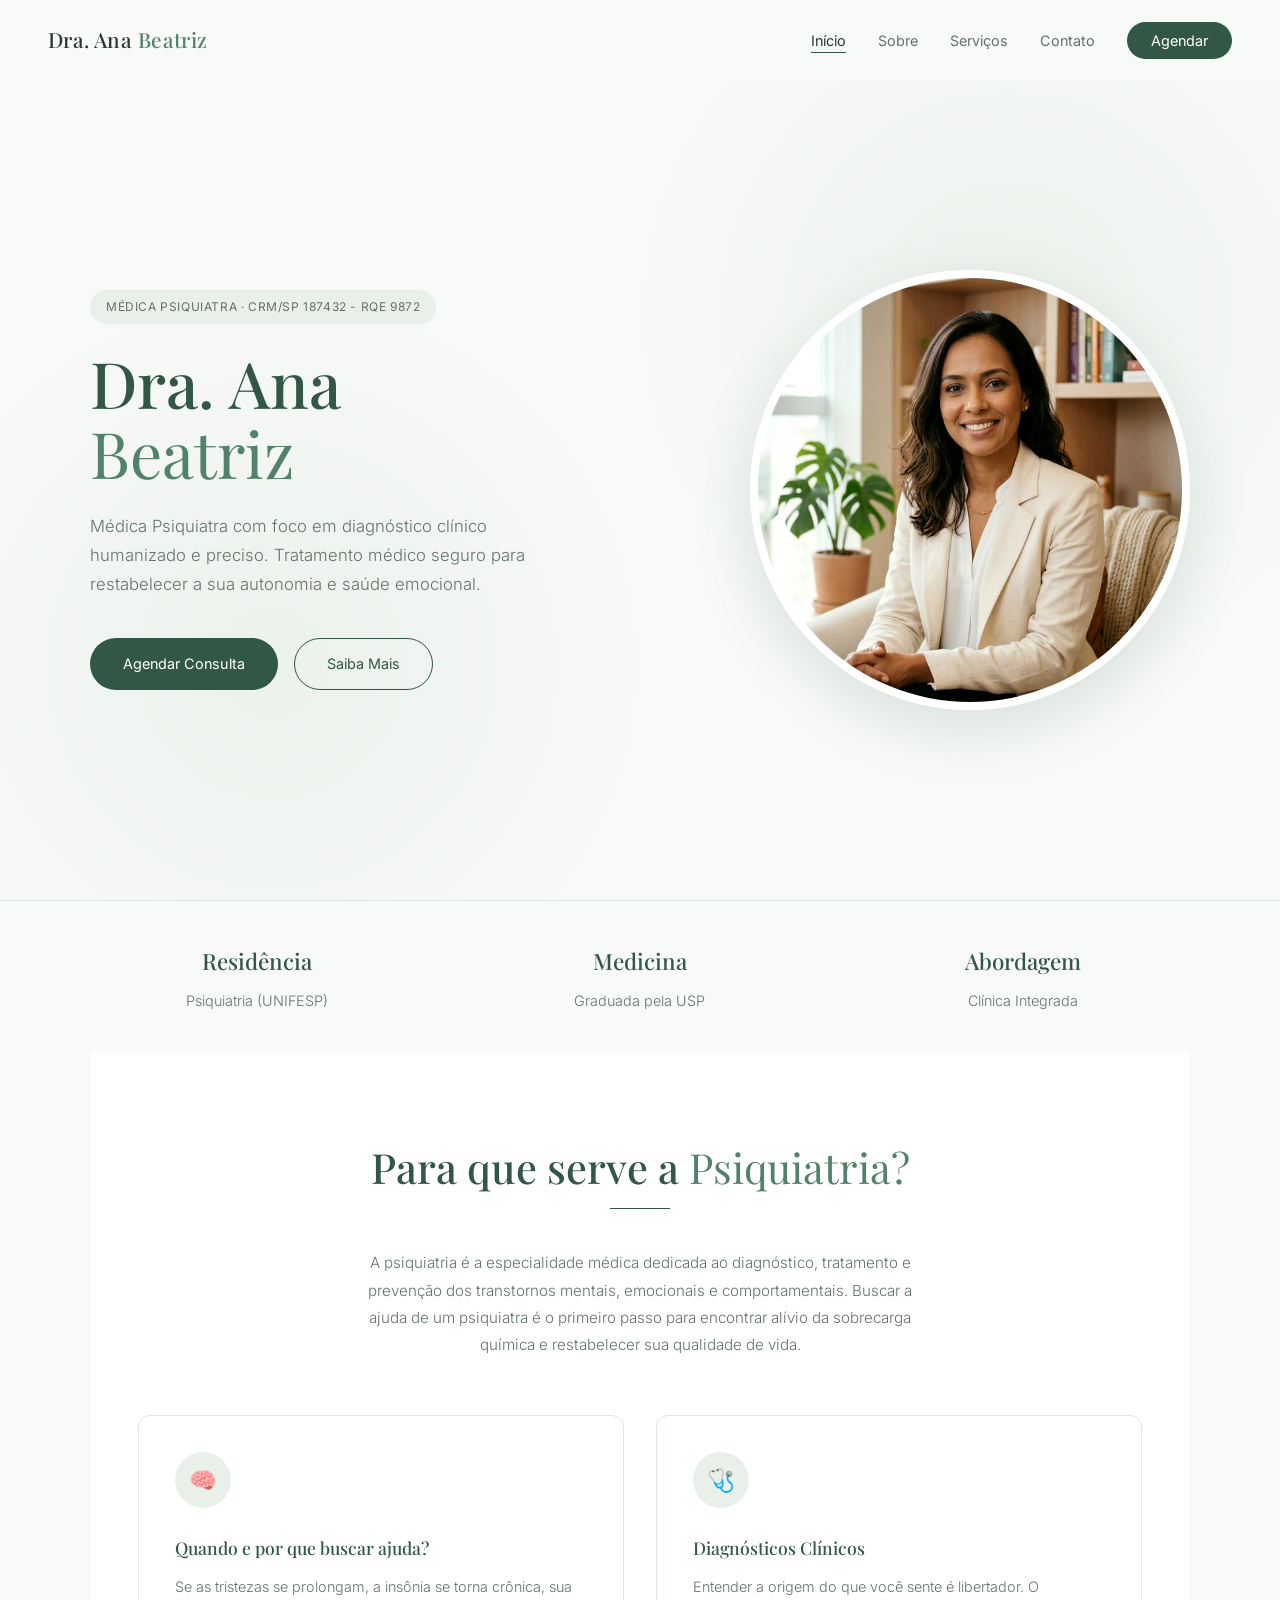
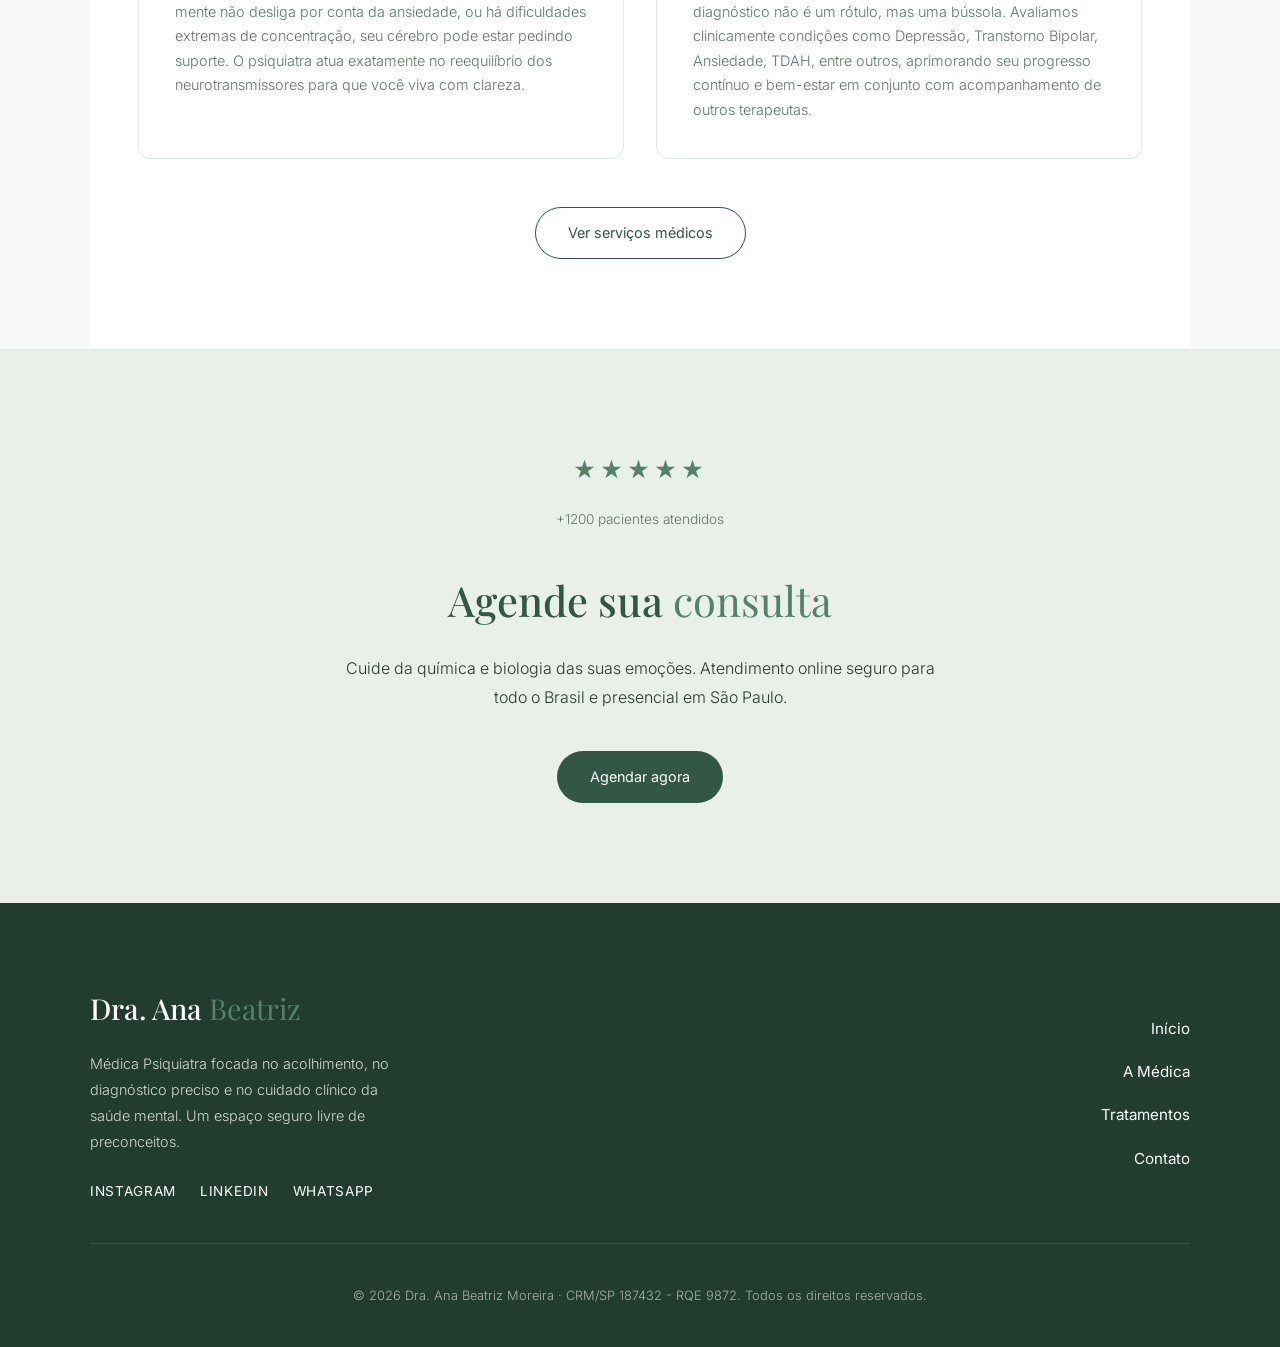
<file: index.html>
<!DOCTYPE html>
<html lang="pt-BR">
<head>
  <meta charset="UTF-8" />
  <meta name="viewport" content="width=device-width, initial-scale=1.0" />
  <title>Dra. Ana Beatriz Moreira · Médica Psiquiatra</title>
  <meta name="description" content="Médica Psiquiatra especializada em diagnósticos clínicos e tratamento farmacológico. Atendimento humanizado presencial em São Paulo e teleconsulta." />
  <link rel="stylesheet" href="styles.css" />
  <style>
    .hero { min-height: calc(100vh - 80px); display: flex; align-items: center; padding: 0 48px; position: relative; overflow: hidden; background: var(--color-bg); }
    .hero::before { content: ''; position: absolute; top: -20%; right: -10%; width: 800px; height: 800px; background: radial-gradient(circle, rgba(233,239,233,0.8) 0%, transparent 70%); border-radius: 50%; z-index: 0; }
    .hero::after { content: ''; position: absolute; bottom: -20%; left: -10%; width: 800px; height: 800px; background: radial-gradient(circle, rgba(233,239,233,0.8) 0%, transparent 70%); border-radius: 50%; z-index: 0; }
    .hero-inner { max-width: 1100px; margin: 0 auto; display: grid; grid-template-columns: 1.1fr 0.9fr; gap: 64px; align-items: center; position: relative; z-index: 1; width: 100%; }
    .hero-tag { display: inline-flex; align-items: center; background: var(--color-primary-light); color: var(--color-text-muted); padding: 6px 16px; border-radius: 50px; font-size: 0.75rem; font-weight: 400; letter-spacing: 0.05em; text-transform: uppercase; margin-bottom: 24px; }
    .hero-title { font-family: var(--font-serif); font-size: 4rem; font-weight: 500; line-height: 1.1; color: var(--color-primary); margin-bottom: 24px; }
    .hero-title span { color: var(--color-accent); font-weight: 400; }
    .hero-desc { color: var(--color-text-muted); font-size: 1.05rem; font-weight: 300; line-height: 1.7; margin-bottom: 40px; max-width: 480px; }
    .hero-actions { display: flex; gap: 16px; flex-wrap: wrap; }
    .hero-image-wrap { position: relative; display: flex; justify-content: flex-end; }
    .hero-image-frame { width: 440px; height: 440px; border-radius: 50%; overflow: hidden; border: 8px solid #fff; box-shadow: 0 20px 60px rgba(50, 87, 70, 0.15); }
    .hero-image-frame img { width: 100%; height: 100%; object-fit: cover; object-position: top center; filter: contrast(1.05); }

    .about-strip { background: transparent; padding: 40px 48px; border-top: 1px solid var(--color-border); }
    .about-strip-inner { max-width: 1100px; margin: 0 auto; display: grid; grid-template-columns: 1fr 1fr 1fr; gap: 48px; text-align: center; color: var(--color-primary); }
    .strip-item h3 { font-family: var(--font-serif); font-size: 1.4rem; font-weight: 500; margin-bottom: 8px; }
    .strip-item p { color: var(--color-text-muted); font-size: 0.9rem; font-weight: 300; line-height: 1.6; }

    .services-section { background: #FFFFFF; }
    
    .cta-banner { background: var(--color-primary-light); padding: 100px 48px; text-align: center; color: var(--color-primary); border-top: 1px solid var(--color-border); }
    .cta-banner-inner { max-width: 600px; margin: 0 auto; }
    .cta-banner .stars { font-size: 1.4rem; display: block; margin-bottom: 16px; letter-spacing: 4px; color: var(--color-accent); }
    .cta-stars-count { color: var(--color-text-muted); font-size: 0.85rem; font-weight: 300; margin-bottom: 32px; display: block; }
    .cta-banner h2 { font-family: var(--font-serif); font-size: 2.6rem; font-weight: 500; margin-bottom: 16px; }
    .cta-banner h2 span { font-weight: 400; color: var(--color-accent); }
    .cta-banner p { color: var(--color-text); font-size: 1rem; font-weight: 300; line-height: 1.8; margin-bottom: 40px; }

    @media (max-width: 900px) {
      .hero { padding: 48px 24px; min-height: auto; } .hero-inner { grid-template-columns: 1fr; gap: 48px; text-align: center; } .hero-title { font-size: 3rem; }
      .hero-image-wrap { order: -1; justify-content: center; } .hero-image-frame { width: 300px; height: 300px; border-width: 4px; }
      .hero-actions { justify-content: center; } .hero-desc { margin-left: auto; margin-right: auto; }
      .about-strip { padding: 48px 24px; } .about-strip-inner { grid-template-columns: 1fr; gap: 32px; }
      .cta-banner { padding: 64px 24px; }
    }
  </style>
</head>
<body>

<nav class="navbar" id="navbar">
  <a href="index.html" class="nav-logo">Dra. Ana <span>Beatriz</span></a>
  <button class="nav-toggle" id="navToggle" aria-label="Menu">
    <span></span><span></span><span></span>
  </button>
  <ul class="nav-links" id="navLinks">
    <li><a href="index.html" class="active">Início</a></li>
    <li><a href="sobre.html">Sobre</a></li>
    <li><a href="servicos.html">Serviços</a></li>
    <li><a href="contato.html">Contato</a></li>
    <li><a href="contato.html" class="btn-agendar">Agendar</a></li>
  </ul>
</nav>

<section class="hero">
  <div class="hero-inner">
    <div class="hero-content fade-in">
      <div class="hero-tag">MÉDICA PSIQUIATRA · CRM/SP 187432 - RQE 9872</div>
      <h1 class="hero-title">Dra. Ana<br><span>Beatriz</span></h1>
      <p class="hero-desc">
        Médica Psiquiatra com foco em diagnóstico clínico humanizado e preciso. Tratamento médico seguro para restabelecer a sua autonomia e saúde emocional.
      </p>
      <div class="hero-actions">
        <a href="contato.html" class="btn btn-primary">Agendar Consulta</a>
        <a href="sobre.html" class="btn btn-outline">Saiba Mais</a>
      </div>
    </div>
    <div class="hero-image-wrap fade-in">
      <div class="hero-image-frame">
        <img src="foto-dra.png" alt="Dra. Ana Beatriz Moreira - Psiquiatra" />
      </div>
    </div>
  </div>
</section>

<div class="about-strip">
  <div class="about-strip-inner">
    <div class="strip-item">
      <h3>Residência</h3>
      <p>Psiquiatria (UNIFESP)</p>
    </div>
    <div class="strip-item">
      <h3>Medicina</h3>
      <p>Graduada pela USP</p>
    </div>
    <div class="strip-item">
      <h3>Abordagem</h3>
      <p>Clínica Integrada</p>
    </div>
  </div>
</div>

<section class="section section-center services-section">
  <h2 class="section-title">Para que serve a <span>Psiquiatria?</span></h2>
  <div class="divider"></div>
  <p class="section-subtitle">
    A psiquiatria é a especialidade médica dedicada ao diagnóstico, tratamento e prevenção dos transtornos mentais, emocionais e comportamentais. Buscar a ajuda de um psiquiatra é o primeiro passo para encontrar alívio da sobrecarga química e restabelecer sua qualidade de vida.
  </p>
  
  <div class="grid-2" style="text-align: left; margin-top: 48px;">
    <div class="card fade-in">
      <div class="card-icon">🧠</div>
      <div class="card-title">Quando e por que buscar ajuda?</div>
      <p class="card-text">
        Se as tristezas se prolongam, a insônia se torna crônica, sua mente não desliga por conta da ansiedade, ou há dificuldades extremas de concentração, seu cérebro pode estar pedindo suporte. O psiquiatra atua exatamente no reequilíbrio dos neurotransmissores para que você viva com clareza.
      </p>
    </div>
    <div class="card fade-in">
      <div class="card-icon">🩺</div>
      <div class="card-title">Diagnósticos Clínicos</div>
      <p class="card-text">
        Entender a origem do que você sente é libertador. O diagnóstico não é um rótulo, mas uma bússola. Avaliamos clinicamente condições como Depressão, Transtorno Bipolar, Ansiedade, TDAH, entre outros, aprimorando seu progresso contínuo e bem-estar em conjunto com acompanhamento de outros terapeutas.
      </p>
    </div>
  </div>
  <div style="margin-top:48px;">
    <a href="servicos.html" class="btn btn-outline">Ver serviços médicos</a>
  </div>
</section>

<div class="cta-banner fade-in">
  <div class="cta-banner-inner">
    <span class="stars">★★★★★</span>
    <span class="cta-stars-count">+1200 pacientes atendidos</span>
    <h2>Agende sua <span>consulta</span></h2>
    <p>Cuide da química e biologia das suas emoções. Atendimento online seguro para todo o Brasil e presencial em São Paulo.</p>
    <a href="contato.html" class="btn btn-primary">Agendar agora</a>
  </div>
</div>

<footer class="site-footer">
  <div class="footer-inner">
    <div class="footer-brand">
      <div class="footer-logo">Dra. Ana <span>Beatriz</span></div>
      <p>Médica Psiquiatra focada no acolhimento, no diagnóstico preciso e no cuidado clínico da saúde mental. Um espaço seguro livre de preconceitos.</p>
      <div class="footer-socials">
        <a href="#">Instagram</a>
        <a href="#">LinkedIn</a>
        <a href="#">WhatsApp</a>
      </div>
    </div>
    <div class="footer-links">
      <a href="index.html">Início</a>
      <a href="sobre.html">A Médica</a>
      <a href="servicos.html">Tratamentos</a>
      <a href="contato.html">Contato</a>
    </div>
  </div>
  <div class="footer-bottom">
    <p>© 2026 Dra. Ana Beatriz Moreira · CRM/SP 187432 - RQE 9872. Todos os direitos reservados.</p>
  </div>
</footer>

<script src="main.js"></script>
</body>
</html>
</file>
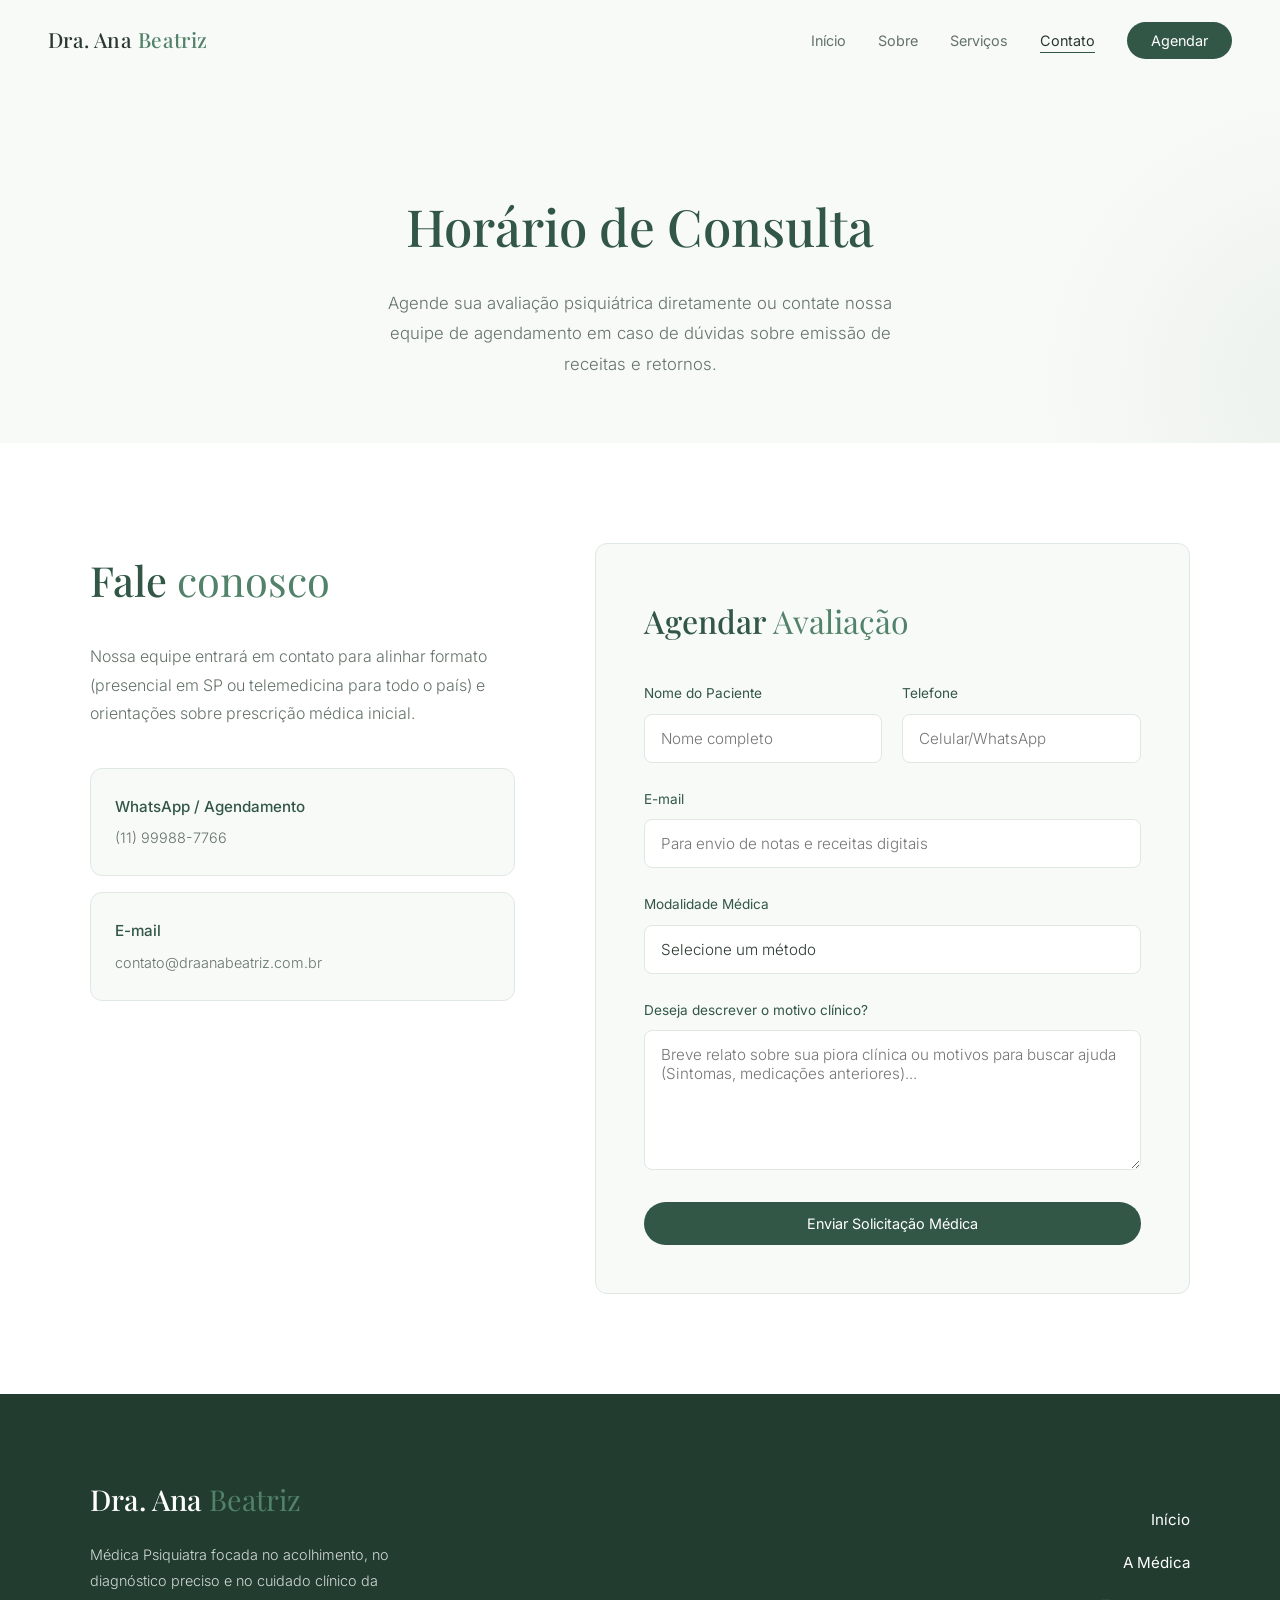
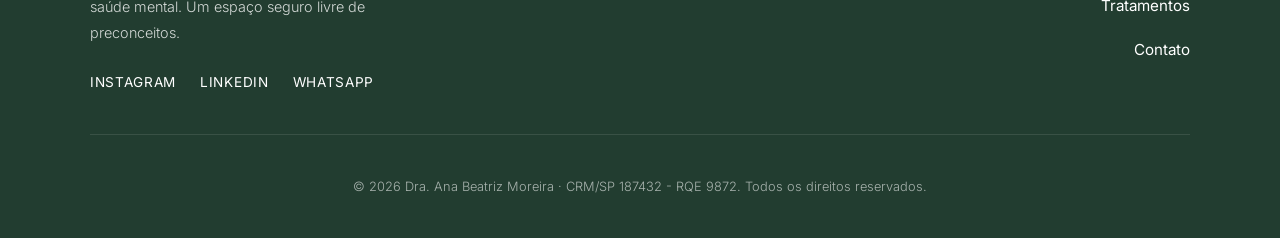
<file: contato.html>
<!DOCTYPE html>
<html lang="pt-BR">
<head>
  <meta charset="UTF-8" />
  <meta name="viewport" content="width=device-width, initial-scale=1.0" />
  <title>Contato · Dra. Ana Beatriz Moreira</title>
  <meta name="description" content="Entre em contato com o ambulatório psiquiátrico da Dra. Ana Beatriz para agendamentos." />
  <link rel="stylesheet" href="styles.css" />
  <style>
    .page-hero { background: var(--color-bg); padding: 100px 48px 64px; text-align: center; position: relative; overflow: hidden; }
    .page-hero::before { content: ''; position: absolute; top: 0; left: 80%; width: 600px; height: 600px; background: radial-gradient(circle, rgba(233,239,233,0.8) 0%, transparent 70%); border-radius: 50%; z-index: 0; }
    .page-hero-inner { position: relative; z-index: 1; }
    .page-hero h1 { font-family: var(--font-serif); font-size: 3.2rem; color: var(--color-primary); margin-bottom: 16px; font-weight: 500; }
    .page-hero p { color: var(--color-text-muted); max-width: 520px; font-size: 1.05rem; font-weight: 300; margin: 0 auto; line-height: 1.8; }

    .contact-section { padding: 100px 48px; background: #fff; }
    .contact-inner { max-width: 1100px; margin: 0 auto; display: grid; grid-template-columns: 1fr 1.4fr; gap: 80px; align-items: start; }

    .contact-info h2 { font-family: var(--font-serif); font-weight: 500; font-size: 2.6rem; margin-bottom: 24px; color: var(--color-primary); }
    .contact-info h2 span { font-weight: 400; color: var(--color-accent); }
    .contact-info p { color: var(--color-text-muted); font-size: 1rem; font-weight: 300; line-height: 1.8; margin-bottom: 40px; }
    .info-links { display: flex; flex-direction: column; gap: 16px; }
    .info-link {
      display: flex; align-items: center; gap: 20px; padding: 24px;
      border: 1px solid var(--color-border); border-radius: var(--radius); background: var(--color-bg);
      transition: all var(--transition); text-decoration: none; color: var(--color-text);
    }
    .info-link:hover { transform: translateY(-3px); box-shadow: var(--shadow); border-color: var(--color-accent); }
    .info-link-icon { width: 48px; height: 48px; border-radius: 50%; background: #fff; display: flex; align-items: center; justify-content: center; color: var(--color-primary); font-size: 1.2rem; flex-shrink: 0; box-shadow: 0 4px 12px rgba(0,0,0,0.03); }
    .info-link-text strong { display: block; font-size: 0.95rem; font-weight: 500; color: var(--color-primary); margin-bottom: 4px; }
    .info-link-text span { font-size: 0.9rem; font-weight: 300; color: var(--color-text-muted); }

    .contact-form-wrap { background: var(--color-bg); padding: 48px; border-radius: var(--radius); border: 1px solid var(--color-border); }
    .contact-form-wrap h2 { font-family: var(--font-serif); font-weight: 500; font-size: 2rem; margin-bottom: 32px; color: var(--color-primary); }
    .contact-form-wrap h2 span { font-weight: 400; color: var(--color-accent); }
    .form-group { margin-bottom: 24px; }
    .form-label { display: block; font-size: 0.85rem; font-weight: 400; color: var(--color-primary); margin-bottom: 8px; }
    .form-input, .form-select, .form-textarea {
      width: 100%; border: 1px solid var(--color-border); border-radius: var(--radius-sm); padding: 14px 16px;
      font-family: var(--font-sans); font-size: 0.95rem; font-weight: 300; color: var(--color-text);
      background: #fff; transition: border-color var(--transition); outline: none; appearance: none;
    }
    .form-input:focus, .form-select:focus, .form-textarea:focus { border-color: var(--color-primary); }
    .form-textarea { resize: vertical; min-height: 140px; }
    .form-row { display: grid; grid-template-columns: 1fr 1fr; gap: 20px; }
    .form-submit { width: 100%; justify-content: center; }
    #contactSuccess { display: none; margin-top: 24px; }

    @media (max-width: 900px) {
      .page-hero { padding: 64px 24px; } .page-hero h1 { font-size: 2.4rem; }
      .contact-section { padding: 64px 24px; } .contact-inner { grid-template-columns: 1fr; gap: 48px; }
      .contact-form-wrap { padding: 32px 24px; }
      .form-row { grid-template-columns: 1fr; }
    }
  </style>
</head>
<body>

<nav class="navbar" id="navbar">
  <a href="index.html" class="nav-logo">Dra. Ana <span>Beatriz</span></a>
  <button class="nav-toggle" id="navToggle" aria-label="Menu">
    <span></span><span></span><span></span>
  </button>
  <ul class="nav-links" id="navLinks">
    <li><a href="index.html">Início</a></li>
    <li><a href="sobre.html">Sobre</a></li>
    <li><a href="servicos.html">Serviços</a></li>
    <li><a href="contato.html" class="active">Contato</a></li>
    <li><a href="contato.html" class="btn-agendar">Agendar</a></li>
  </ul>
</nav>

<div class="page-hero">
  <div class="page-hero-inner">
    <h1>Horário de <span>Consulta</span></h1>
    <p>Agende sua avaliação psiquiátrica diretamente ou contate nossa equipe de agendamento em caso de dúvidas sobre emissão de receitas e retornos.</p>
  </div>
</div>

<section class="contact-section">
  <div class="contact-inner">
    <div class="contact-info fade-in">
      <h2>Fale <span>conosco</span></h2>
      <p>Nossa equipe entrará em contato para alinhar formato (presencial em SP ou telemedicina para todo o país) e orientações sobre prescrição médica inicial.</p>
      <div class="info-links">
        <a href="https://wa.me/5511999887766" target="_blank" rel="noopener" class="info-link">
          <div class="info-link-text">
            <strong>WhatsApp / Agendamento</strong>
            <span>(11) 99988-7766</span>
          </div>
        </a>
        <a href="mailto:contato@draanabeatriz.com.br" class="info-link">
          <div class="info-link-text">
            <strong>E-mail</strong>
            <span>contato@draanabeatriz.com.br</span>
          </div>
        </a>
      </div>
    </div>

    <div class="contact-form-wrap fade-in">
      <h2>Agendar <span>Avaliação</span></h2>
      <form id="contactForm" novalidate>
        <div class="form-row">
          <div class="form-group">
            <label class="form-label" for="contactName">Nome do Paciente</label>
            <input class="form-input" type="text" id="contactName" placeholder="Nome completo" required />
          </div>
          <div class="form-group">
            <label class="form-label" for="contactPhone">Telefone</label>
            <input class="form-input" type="tel" id="contactPhone" placeholder="Celular/WhatsApp" required />
          </div>
        </div>
        <div class="form-group">
          <label class="form-label" for="contactEmail">E-mail</label>
          <input class="form-input" type="email" id="contactEmail" placeholder="Para envio de notas e receitas digitais" required />
        </div>
        <div class="form-group">
          <label class="form-label" for="contactType">Modalidade Médica</label>
          <select class="form-select" id="contactType" required>
            <option value="" disabled selected>Selecione um método</option>
            <option value="presencial">Consulta Psiquiátrica Presencial (SP)</option>
            <option value="teleconsulta">Telemedicina Psiquiátrica Online</option>
          </select>
        </div>
        <div class="form-group">
          <label class="form-label" for="contactMessage">Deseja descrever o motivo clínico?</label>
          <textarea class="form-textarea" id="contactMessage" placeholder="Breve relato sobre sua piora clínica ou motivos para buscar ajuda (Sintomas, medicações anteriores)..."></textarea>
        </div>
        <button type="submit" class="btn btn-primary form-submit">Enviar Solicitação Médica</button>
      </form>
      <div id="contactSuccess" class="alert-box alert-info">
        <strong>Pré-agendamento Recebido.</strong>
        Nossa recepção psiquiátrica entrará em contato em poucas horas para confirmar seu horário.
      </div>
    </div>
  </div>
</section>

<footer class="site-footer">
  <div class="footer-inner">
    <div class="footer-brand">
      <div class="footer-logo">Dra. Ana <span>Beatriz</span></div>
      <p>Médica Psiquiatra focada no acolhimento, no diagnóstico preciso e no cuidado clínico da saúde mental. Um espaço seguro livre de preconceitos.</p>
      <div class="footer-socials">
        <a href="#">Instagram</a>
        <a href="#">LinkedIn</a>
        <a href="#">WhatsApp</a>
      </div>
    </div>
    <div class="footer-links">
      <a href="index.html">Início</a>
      <a href="sobre.html">A Médica</a>
      <a href="servicos.html">Tratamentos</a>
      <a href="contato.html">Contato</a>
    </div>
  </div>
  <div class="footer-bottom">
    <p>© 2026 Dra. Ana Beatriz Moreira · CRM/SP 187432 - RQE 9872. Todos os direitos reservados.</p>
  </div>
</footer>

<script src="main.js"></script>
<script>
  document.getElementById('contactForm').addEventListener('submit', function(e) {
    e.preventDefault();
    const name = document.getElementById('contactName').value.trim();
    const email = document.getElementById('contactEmail').value.trim();
    const type = document.getElementById('contactType').value;
    if (!name || !email || !type) {
      alert('Por favor, preencha os campos obrigatórios.');
      return;
    }
    this.style.display = 'none';
    document.getElementById('contactSuccess').style.display = 'block';
  });
</script>
</body>
</html>
</file>
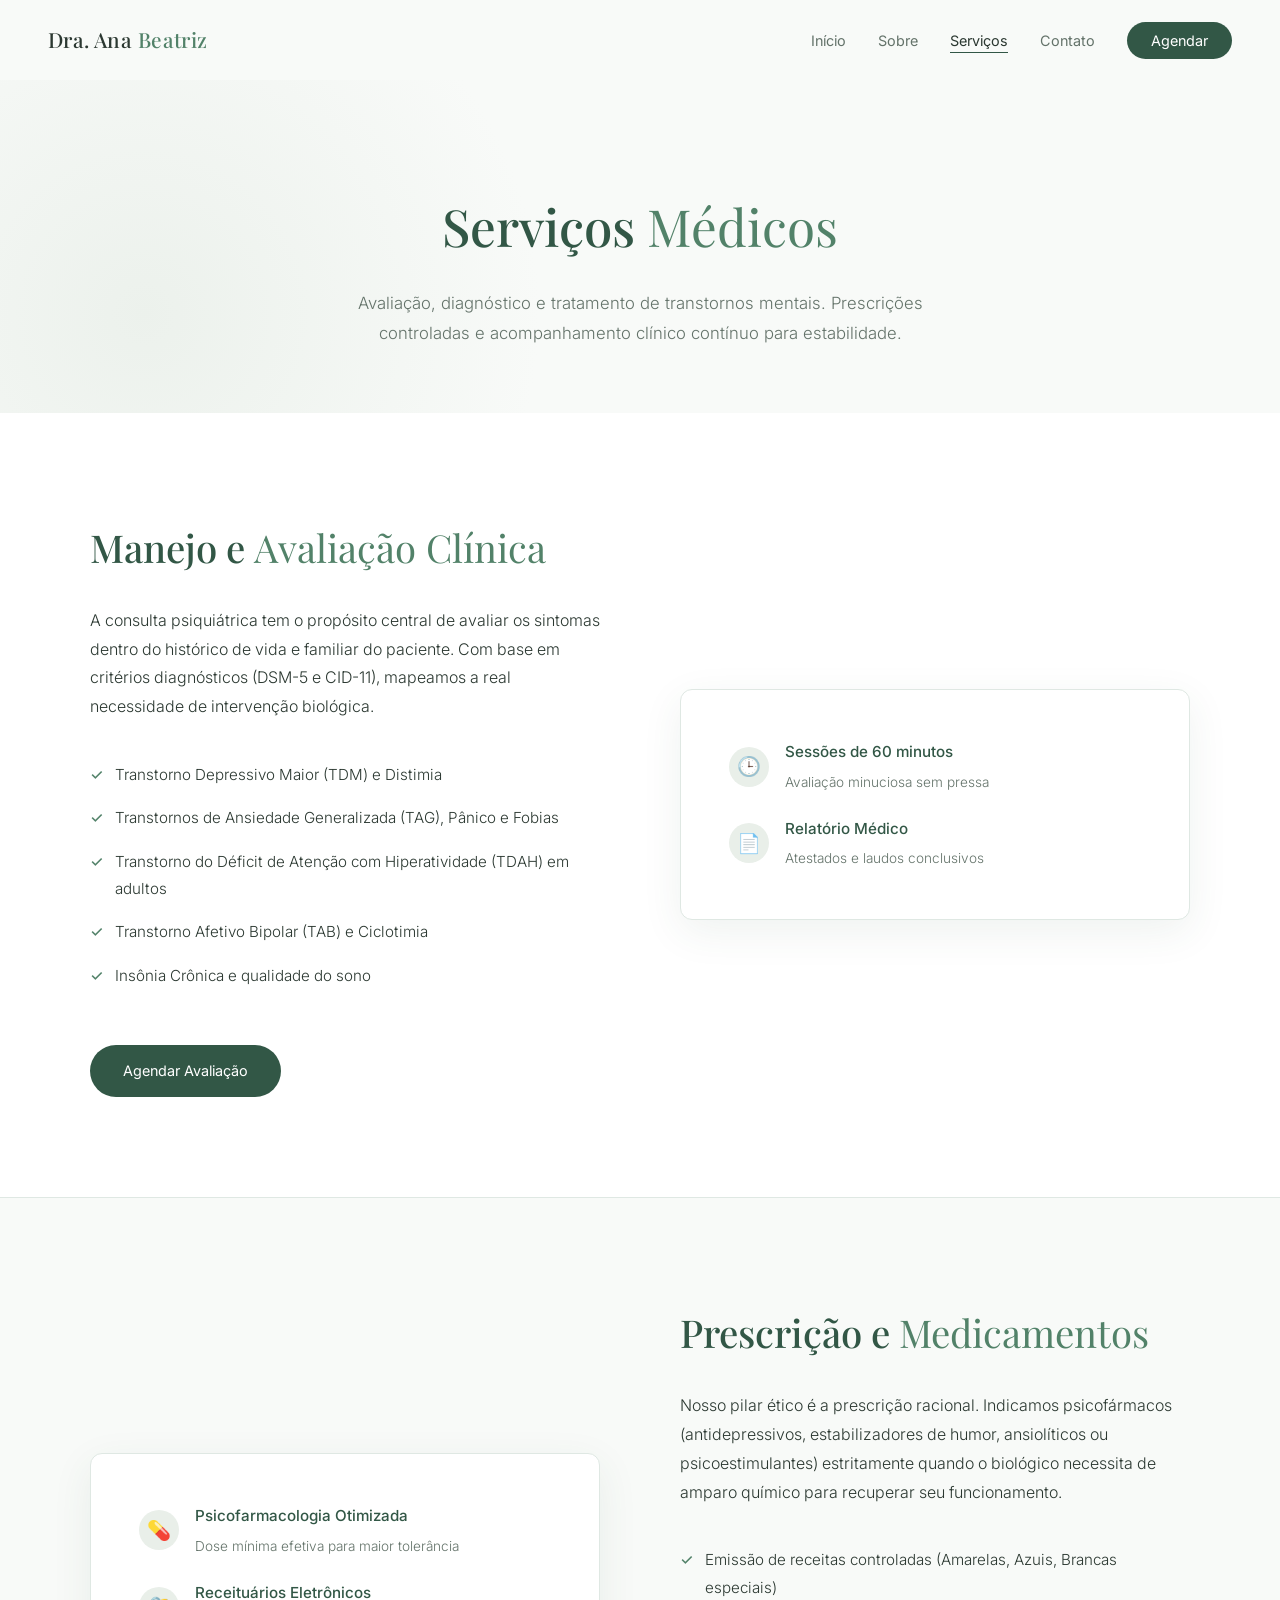
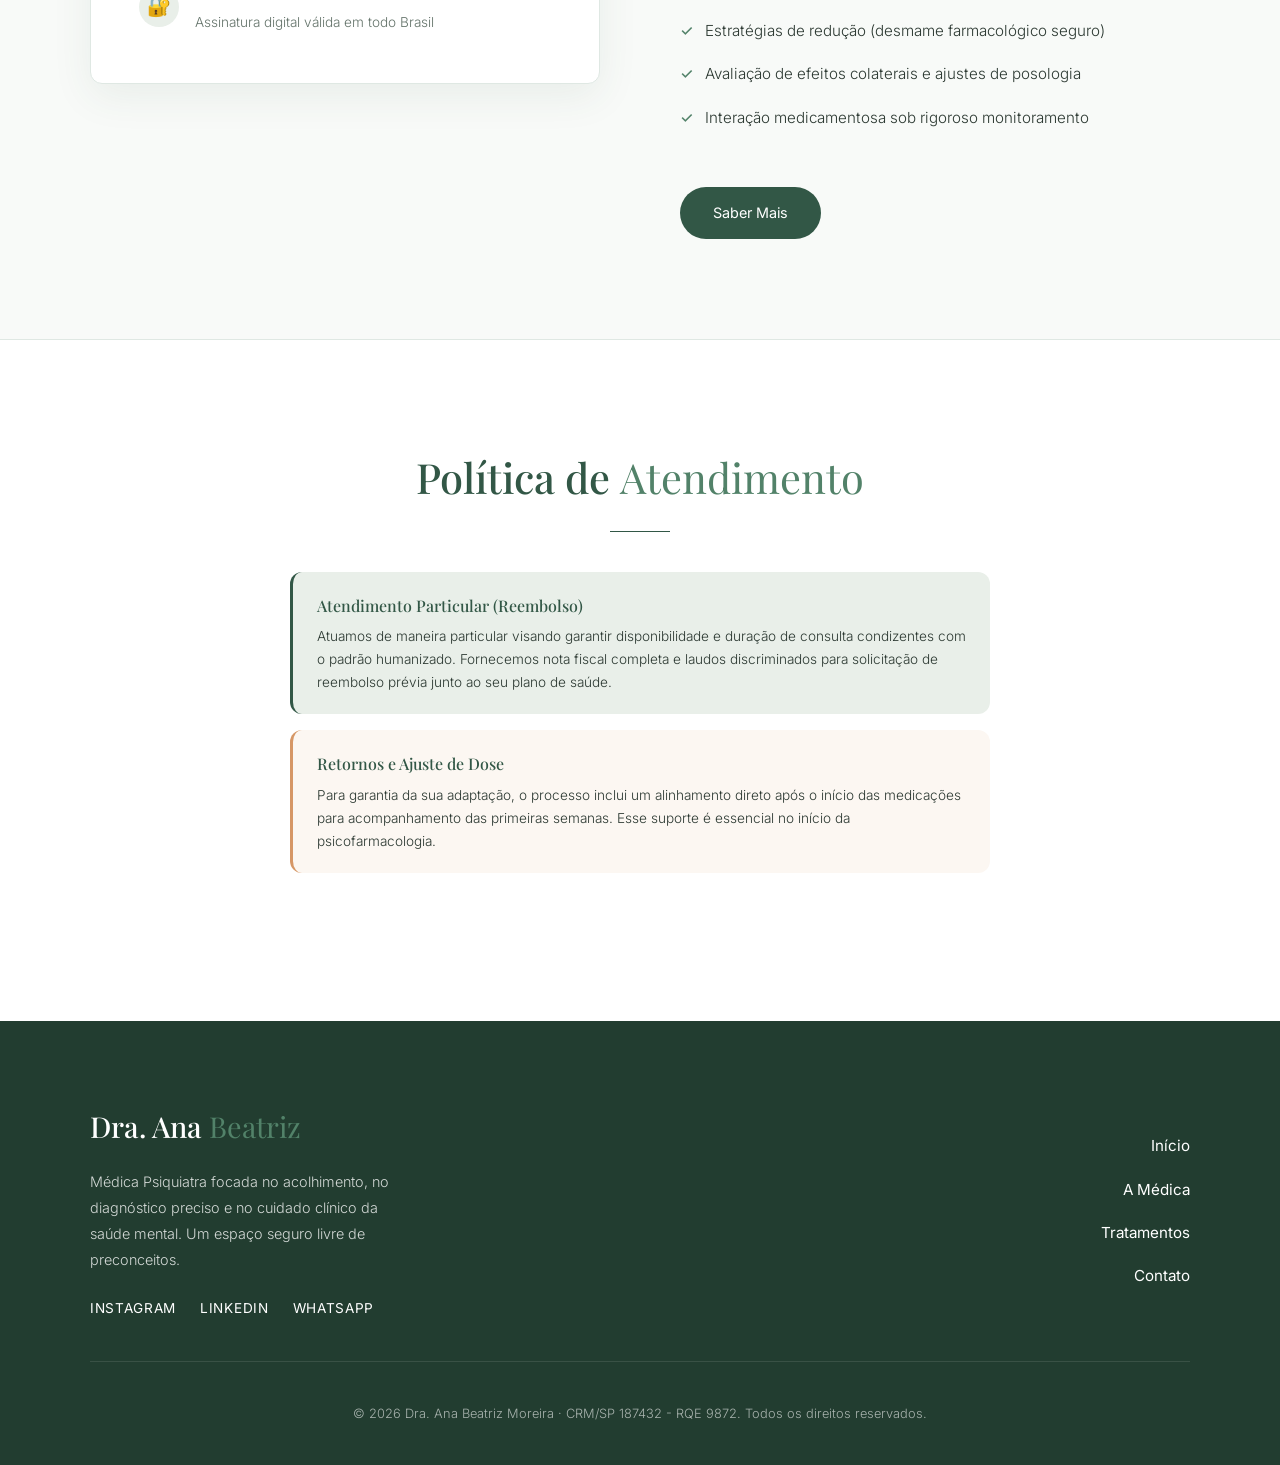
<file: servicos.html>
<!DOCTYPE html>
<html lang="pt-BR">
<head>
  <meta charset="UTF-8" />
  <meta name="viewport" content="width=device-width, initial-scale=1.0" />
  <title>Serviços · Dra. Ana Beatriz Moreira</title>
  <meta name="description" content="Serviços psiquiátricos: avaliação diagnóstica, psicofarmacoterapia, prescrição de receitas e telemedicina." />
  <link rel="stylesheet" href="styles.css" />
  <style>
    .page-hero { background: var(--color-bg); padding: 100px 48px 64px; text-align: center; position: relative; overflow: hidden; }
    .page-hero::before { content: ''; position: absolute; top: -50%; left: -20%; width: 800px; height: 800px; background: radial-gradient(circle, rgba(233,239,233,0.8) 0%, transparent 70%); border-radius: 50%; z-index: 0; }
    .page-hero-inner { position: relative; z-index: 1; }
    .page-hero h1 { font-family: var(--font-serif); font-size: 3.2rem; color: var(--color-primary); margin-bottom: 16px; font-weight: 500; }
    .page-hero h1 span { color: var(--color-accent); font-weight: 400; }
    .page-hero p { color: var(--color-text-muted); font-size: 1.05rem; max-width: 600px; margin: 0 auto; font-weight: 300; line-height: 1.8; }

    .service-block { padding: 100px 48px; border-bottom: 1px solid var(--color-border); }
    .service-block:nth-child(even) { background: var(--color-bg); }
    .service-block:nth-child(odd) { background: #fff; }
    .service-block-inner { max-width: 1100px; margin: 0 auto; display: grid; grid-template-columns: 1fr 1fr; gap: 80px; align-items: center; }
    .service-block-inner.reverse { direction: rtl; }
    .service-block-inner.reverse > * { direction: ltr; }
    .service-block-content h2 { font-family: var(--font-serif); font-size: 2.4rem; color: var(--color-primary); margin-bottom: 24px; font-weight: 500; }
    .service-block-content h2 span { color: var(--color-accent); font-weight: 400; }
    .service-block-content p { color: var(--color-text); font-size: 1rem; line-height: 1.8; margin-bottom: 24px; font-weight: 300; }
    .service-block-content ul { margin: 32px 0; }
    .service-block-content ul li { color: var(--color-text); font-size: 0.95rem; font-weight: 300; padding: 8px 0; display: flex; align-items: flex-start; gap: 12px; }
    .service-block-content ul li::before { content: '✓'; color: var(--color-accent); flex-shrink: 0; font-weight: 500; }

    .service-visual { background: var(--color-bg-card); border-radius: var(--radius); padding: 48px; border: 1px solid var(--color-border); box-shadow: var(--shadow); display: flex; flex-direction: column; gap: 20px; }
    .sv-stat { display: flex; align-items: center; gap: 16px; }
    .sv-stat-icon { width: 40px; height: 40px; border-radius: 50%; background: var(--color-primary-light); display: flex; align-items: center; justify-content: center; color: var(--color-primary); font-size: 1.2rem; flex-shrink: 0; }
    .sv-stat-text strong { display: block; font-size: 0.95rem; color: var(--color-primary); font-weight: 500; margin-bottom: 2px; }
    .sv-stat-text span { font-size: 0.85rem; color: var(--color-text-muted); font-weight: 300; }

    .payment-section { background: #fff; padding: 100px 48px; }
    .payment-inner { max-width: 1100px; margin: 0 auto; text-align: center; }
    .payment-inner h2 { font-family: var(--font-serif); font-size: 2.6rem; font-weight: 500; margin-bottom: 16px; color: var(--color-primary); }
    .payment-inner h2 span { color: var(--color-accent); font-weight: 400; }
    .alerts-wrap { max-width: 700px; margin: 0 auto 48px; text-align: left; }

    @media (max-width: 900px) {
      .page-hero { padding: 64px 24px 48px; } .page-hero h1 { font-size: 2.4rem; }
      .service-block { padding: 64px 24px; } .service-block-inner { grid-template-columns: 1fr; gap: 48px; }
      .service-block-inner.reverse { direction: ltr; }
      .payment-section { padding: 64px 24px; }
    }
  </style>
</head>
<body>

<nav class="navbar" id="navbar">
  <a href="index.html" class="nav-logo">Dra. Ana <span>Beatriz</span></a>
  <button class="nav-toggle" id="navToggle" aria-label="Menu">
    <span></span><span></span><span></span>
  </button>
  <ul class="nav-links" id="navLinks">
    <li><a href="index.html">Início</a></li>
    <li><a href="sobre.html">Sobre</a></li>
    <li><a href="servicos.html" class="active">Serviços</a></li>
    <li><a href="contato.html">Contato</a></li>
    <li><a href="contato.html" class="btn-agendar">Agendar</a></li>
  </ul>
</nav>

<div class="page-hero">
  <div class="page-hero-inner">
    <h1>Serviços <span>Médicos</span></h1>
    <p>Avaliação, diagnóstico e tratamento de transtornos mentais. Prescrições controladas e acompanhamento clínico contínuo para estabilidade.</p>
  </div>
</div>

<!-- Avaliação Diagnóstica -->
<section class="service-block">
  <div class="service-block-inner">
    <div class="service-block-content fade-in">
      <h2>Manejo e <span>Avaliação Clínica</span></h2>
      <p>A consulta psiquiátrica tem o propósito central de avaliar os sintomas dentro do histórico de vida e familiar do paciente. Com base em critérios diagnósticos (DSM-5 e CID-11), mapeamos a real necessidade de intervenção biológica.</p>
      <ul>
        <li>Transtorno Depressivo Maior (TDM) e Distimia</li>
        <li>Transtornos de Ansiedade Generalizada (TAG), Pânico e Fobias</li>
        <li>Transtorno do Déficit de Atenção com Hiperatividade (TDAH) em adultos</li>
        <li>Transtorno Afetivo Bipolar (TAB) e Ciclotimia</li>
        <li>Insônia Crônica e qualidade do sono</li>
      </ul>
      <a href="contato.html" class="btn btn-primary" style="margin-top:16px;">Agendar Avaliação</a>
    </div>
    <div class="service-visual fade-in">
      <div class="sv-stat">
        <div class="sv-stat-icon">🕒</div>
        <div class="sv-stat-text">
          <strong>Sessões de 60 minutos</strong>
          <span>Avaliação minuciosa sem pressa</span>
        </div>
      </div>
      <div class="sv-stat">
        <div class="sv-stat-icon">📄</div>
        <div class="sv-stat-text">
          <strong>Relatório Médico</strong>
          <span>Atestados e laudos conclusivos</span>
        </div>
      </div>
    </div>
  </div>
</section>

<!-- Tratamento Farmacológico e Prescrição -->
<section class="service-block">
  <div class="service-block-inner reverse">
    <div class="service-block-content fade-in">
      <h2>Prescrição e <span>Medicamentos</span></h2>
      <p>Nosso pilar ético é a prescrição racional. Indicamos psicofármacos (antidepressivos, estabilizadores de humor, ansiolíticos ou psicoestimulantes) estritamente quando o biológico necessita de amparo químico para recuperar seu funcionamento.</p>
      <ul>
        <li>Emissão de receitas controladas (Amarelas, Azuis, Brancas especiais)</li>
        <li>Estratégias de redução (desmame farmacológico seguro)</li>
        <li>Avaliação de efeitos colaterais e ajustes de posologia</li>
        <li>Interação medicamentosa sob rigoroso monitoramento</li>
      </ul>
      <a href="contato.html" class="btn btn-primary" style="margin-top:16px;">Saber Mais</a>
    </div>
    <div class="service-visual fade-in">
      <div class="sv-stat">
        <div class="sv-stat-icon">💊</div>
        <div class="sv-stat-text">
          <strong>Psicofarmacologia Otimizada</strong>
          <span>Dose mínima efetiva para maior tolerância</span>
        </div>
      </div>
      <div class="sv-stat">
        <div class="sv-stat-icon">🔐</div>
        <div class="sv-stat-text">
          <strong>Receituários Eletrônicos</strong>
          <span>Assinatura digital válida em todo Brasil</span>
        </div>
      </div>
    </div>
  </div>
</section>

<!-- payment -->
<section class="payment-section">
  <div class="payment-inner">
    <h2>Política de <span>Atendimento</span></h2>
    <div class="divider"></div>
    <div class="alerts-wrap fade-in">
      <div class="alert-box alert-info">
        <strong>Atendimento Particular (Reembolso)</strong>
        Atuamos de maneira particular visando garantir disponibilidade e duração de consulta condizentes com o padrão humanizado. Fornecemos nota fiscal completa e laudos discriminados para solicitação de reembolso prévia junto ao seu plano de saúde.
      </div>
      <div class="alert-box alert-warning">
        <strong>Retornos e Ajuste de Dose</strong>
        Para garantia da sua adaptação, o processo inclui um alinhamento direto após o início das medicações para acompanhamento das primeiras semanas. Esse suporte é essencial no início da psicofarmacologia.
      </div>
    </div>
  </div>
</section>

<footer class="site-footer">
  <div class="footer-inner">
    <div class="footer-brand">
      <div class="footer-logo">Dra. Ana <span>Beatriz</span></div>
      <p>Médica Psiquiatra focada no acolhimento, no diagnóstico preciso e no cuidado clínico da saúde mental. Um espaço seguro livre de preconceitos.</p>
      <div class="footer-socials">
        <a href="#">Instagram</a>
        <a href="#">LinkedIn</a>
        <a href="#">WhatsApp</a>
      </div>
    </div>
    <div class="footer-links">
      <a href="index.html">Início</a>
      <a href="sobre.html">A Médica</a>
      <a href="servicos.html">Tratamentos</a>
      <a href="contato.html">Contato</a>
    </div>
  </div>
  <div class="footer-bottom">
    <p>© 2026 Dra. Ana Beatriz Moreira · CRM/SP 187432 - RQE 9872. Todos os direitos reservados.</p>
  </div>
</footer>

<script src="main.js"></script>
</body>
</html>
</file>
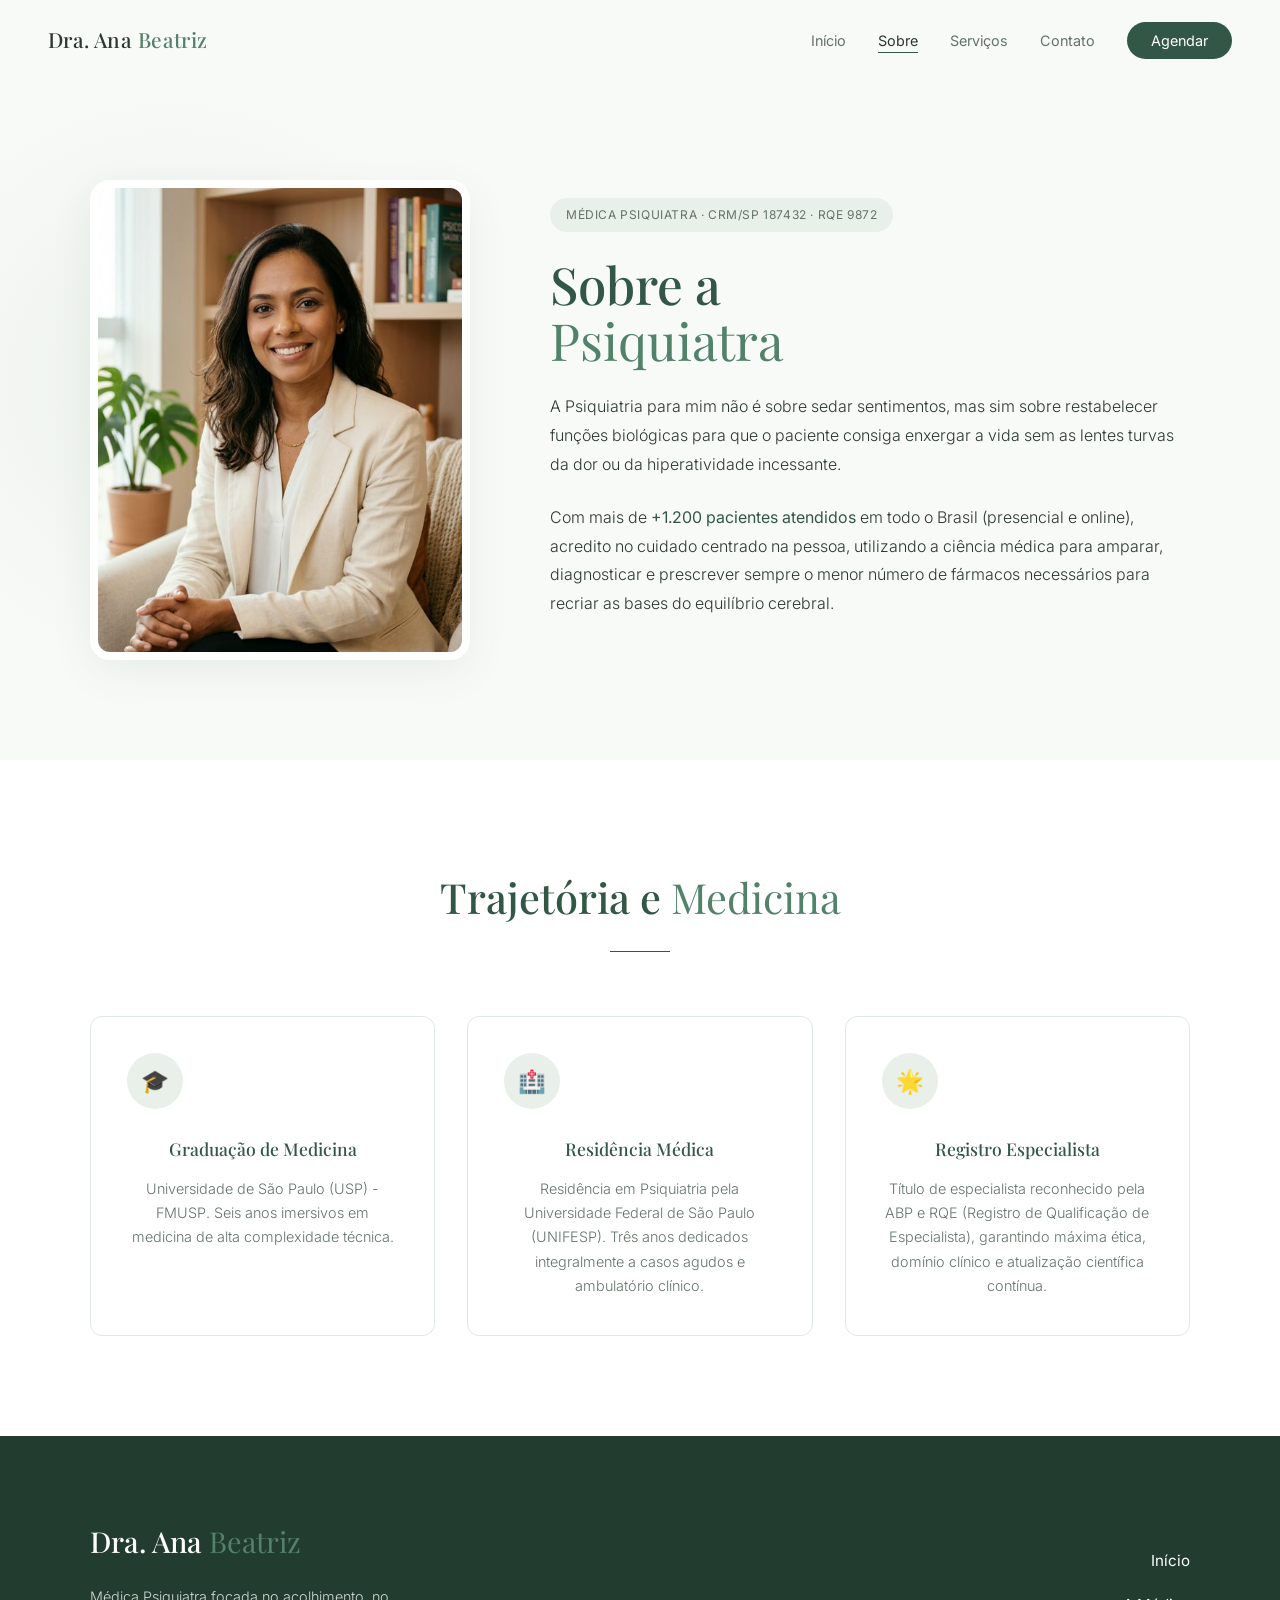
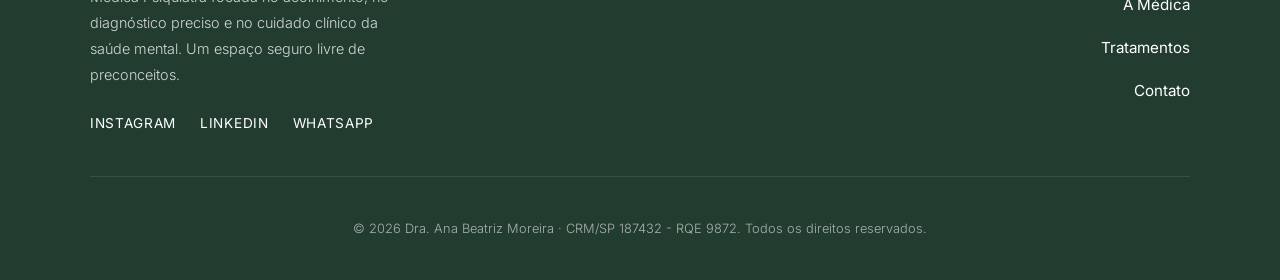
<file: sobre.html>
<!DOCTYPE html>
<html lang="pt-BR">
<head>
  <meta charset="UTF-8" />
  <meta name="viewport" content="width=device-width, initial-scale=1.0" />
  <title>Sobre · Dra. Ana Beatriz Moreira</title>
  <meta name="description" content="Conheça a trajetória, residência médica e a visão da Dra. Ana Beatriz Moreira sobre a Psiquiatria." />
  <link rel="stylesheet" href="styles.css" />
  <style>
    .about-hero { padding: 100px 48px; background: var(--color-bg); position: relative; overflow: hidden; }
    .about-hero::before { content: ''; position: absolute; top: 0; left: -10%; width: 600px; height: 600px; background: radial-gradient(circle, rgba(233,239,233,0.8) 0%, transparent 70%); border-radius: 50%; z-index: 0; }
    .about-hero-inner { max-width: 1100px; margin: 0 auto; display: grid; grid-template-columns: auto 1fr; gap: 80px; align-items: center; position: relative; z-index: 1; }
    .about-photo { width: 380px; height: 480px; border-radius: 20px; overflow: hidden; box-shadow: var(--shadow); border: 8px solid #fff; }
    .about-photo img { width: 100%; height: 100%; object-fit: cover; object-position: top center; }
    .about-content h1 { font-family: var(--font-serif); font-size: 3.2rem; font-weight: 500; color: var(--color-primary); margin-bottom: 24px; line-height: 1.1; }
    .about-content h1 span { color: var(--color-accent); font-weight: 400; }
    .about-tag { color: var(--color-text-muted); background: var(--color-primary-light); padding: 6px 16px; border-radius: 50px; font-size: 0.75rem; font-weight: 400; letter-spacing: 0.05em; text-transform: uppercase; margin-bottom: 24px; display: inline-block; }
    .about-content p { color: var(--color-text); font-size: 1rem; line-height: 1.8; margin-bottom: 24px; font-weight: 300; }
    .about-content p strong { font-weight: 400; color: var(--color-primary); }

    .formation-section { background: #fff; padding: 100px 48px; }
    .formation-inner { max-width: 1100px; margin: 0 auto; text-align: center; }
    .formation-inner h2 { font-family: var(--font-serif); font-size: 2.6rem; font-weight: 500; color: var(--color-primary); margin-bottom: 16px; }
    .formation-inner h2 span { color: var(--color-accent); font-weight: 400; }
    .formation-grid { display: grid; grid-template-columns: repeat(3, 1fr); gap: 32px; margin-top: 64px; }
    
    .patients-section { padding: 100px 48px; background: var(--color-bg); }
    .patients-inner { max-width: 1100px; margin: 0 auto; text-align: center; }
    .patients-inner h2 { font-family: var(--font-serif); font-size: 2.6rem; font-weight: 500; color: var(--color-primary); margin-bottom: 16px; }
    .patients-inner h2 span { color: var(--color-accent); font-weight: 400; }
    .patients-grid { display: grid; grid-template-columns: 1fr 1fr; gap: 32px; margin-top: 64px; text-align: left; }
    .patient-card h3 { color: var(--color-primary); font-size: 1.2rem; font-weight: 500; font-family: var(--font-serif); margin-bottom: 12px; }

    @media (max-width: 900px) {
      .about-hero { padding: 48px 24px; } .about-hero-inner { grid-template-columns: 1fr; gap: 48px; text-align: center; }
      .about-photo { width: 100%; height: auto; aspect-ratio: 3/4; margin: 0 auto; } .about-content h1 { font-size: 2.6rem; }
      .formation-section { padding: 64px 24px; } .formation-grid { grid-template-columns: 1fr; }
      .patients-section { padding: 64px 24px; } .patients-grid { grid-template-columns: 1fr; }
    }
  </style>
</head>
<body>

<nav class="navbar" id="navbar">
  <a href="index.html" class="nav-logo">Dra. Ana <span>Beatriz</span></a>
  <button class="nav-toggle" id="navToggle" aria-label="Menu">
    <span></span><span></span><span></span>
  </button>
  <ul class="nav-links" id="navLinks">
    <li><a href="index.html">Início</a></li>
    <li><a href="sobre.html" class="active">Sobre</a></li>
    <li><a href="servicos.html">Serviços</a></li>
    <li><a href="contato.html">Contato</a></li>
    <li><a href="contato.html" class="btn-agendar">Agendar</a></li>
  </ul>
</nav>

<section class="about-hero">
  <div class="about-hero-inner">
    <div class="about-photo fade-in">
      <img src="foto-dra.png" alt="Dra. Ana Beatriz Moreira" />
    </div>
    <div class="about-content fade-in">
      <span class="about-tag">MÉDICA PSIQUIATRA · CRM/SP 187432 · RQE 9872</span>
      <h1>Sobre a <br><span>Psiquiatra</span></h1>
      <p>A Psiquiatria para mim não é sobre sedar sentimentos, mas sim sobre restabelecer funções biológicas para que o paciente consiga enxergar a vida sem as lentes turvas da dor ou da hiperatividade incessante.</p>
      <p>Com mais de <strong>+1.200 pacientes atendidos</strong> em todo o Brasil (presencial e online), acredito no cuidado centrado na pessoa, utilizando a ciência médica para amparar, diagnosticar e prescrever sempre o menor número de fármacos necessários para recriar as bases do equilíbrio cerebral.</p>
    </div>
  </div>
</section>

<div class="formation-section">
  <div class="formation-inner">
    <h2>Trajetória e <span>Medicina</span></h2>
    <div class="divider"></div>
    <div class="formation-grid">
      <div class="card fade-in">
        <div class="card-icon">🎓</div>
        <div class="card-title">Graduação de Medicina</div>
        <p class="card-text">Universidade de São Paulo (USP) - FMUSP. Seis anos imersivos em medicina de alta complexidade técnica.</p>
      </div>
      <div class="card fade-in">
        <div class="card-icon">🏥</div>
        <div class="card-title">Residência Médica</div>
        <p class="card-text">Residência em Psiquiatria pela Universidade Federal de São Paulo (UNIFESP). Três anos dedicados integralmente a casos agudos e ambulatório clínico.</p>
      </div>
      <div class="card fade-in">
        <div class="card-icon">🌟</div>
        <div class="card-title">Registro Especialista</div>
        <p class="card-text">Título de especialista reconhecido pela ABP e RQE (Registro de Qualificação de Especialista), garantindo máxima ética, domínio clínico e atualização científica contínua.</p>
      </div>
    </div>
  </div>
</div>

<footer class="site-footer">
  <div class="footer-inner">
    <div class="footer-brand">
      <div class="footer-logo">Dra. Ana <span>Beatriz</span></div>
      <p>Médica Psiquiatra focada no acolhimento, no diagnóstico preciso e no cuidado clínico da saúde mental. Um espaço seguro livre de preconceitos.</p>
      <div class="footer-socials">
        <a href="#">Instagram</a>
        <a href="#">LinkedIn</a>
        <a href="#">WhatsApp</a>
      </div>
    </div>
    <div class="footer-links">
      <a href="index.html">Início</a>
      <a href="sobre.html">A Médica</a>
      <a href="servicos.html">Tratamentos</a>
      <a href="contato.html">Contato</a>
    </div>
  </div>
  <div class="footer-bottom">
    <p>© 2026 Dra. Ana Beatriz Moreira · CRM/SP 187432 - RQE 9872. Todos os direitos reservados.</p>
  </div>
</footer>

<script src="main.js"></script>
</body>
</html>
</file>
<file: styles.css>
/* =============================================
   DESIGN SYSTEM - Sophisticated Minimalist (Sage)
   ============================================= */

@import url('https://fonts.googleapis.com/css2?family=Playfair+Display:ital,wght@0,400;0,500;1,400&family=Inter:wght@300;400;500&display=swap');

:root {
  --color-bg: #F8FAF8;
  --color-bg-card: #FFFFFF;
  --color-primary: #325746;
  --color-primary-dark: #223D30;
  --color-primary-light: #E9EFE9;
  --color-accent: #528269;
  --color-text: #2B3831;
  --color-text-muted: #64736A;
  --color-border: #DFE8E3;
  --color-nav: #F8FAF8;
  --font-serif: 'Playfair Display', Georgia, serif;
  --font-sans: 'Inter', system-ui, sans-serif;
  --radius: 12px;
  --radius-sm: 8px;
  --shadow: 0 12px 40px rgba(50, 87, 70, 0.08);
  --shadow-hover: 0 16px 48px rgba(50, 87, 70, 0.12);
  --transition: 0.4s cubic-bezier(0.4, 0, 0.2, 1);
}

*, *::before, *::after { box-sizing: border-box; margin: 0; padding: 0; }
html { scroll-behavior: smooth; }
body {
  font-family: var(--font-sans); font-weight: 300; background-color: var(--color-bg);
  color: var(--color-text); line-height: 1.8; font-size: 15px; -webkit-font-smoothing: antialiased;
}
img { max-width: 100%; display: block; }
a { text-decoration: none; color: inherit; }
ul { list-style: none; }

.navbar {
  position: sticky; top: 0; z-index: 100; background: var(--color-nav);
  display: flex; align-items: center; justify-content: space-between;
  padding: 0 48px; height: 80px;
}
.nav-logo { font-family: var(--font-serif); font-size: 1.3rem; font-weight: 500; color: var(--color-text); letter-spacing: 0.02em; }
.nav-logo span { color: var(--color-accent); font-style: normal; }
.nav-links { display: flex; align-items: center; gap: 32px; }
.nav-links a {
  color: var(--color-text-muted); font-size: 0.9rem; font-weight: 400;
  transition: color var(--transition); position: relative;
}
.nav-links a::after {
  content: ''; position: absolute; bottom: -4px; left: 0;
  width: 0; height: 1px; background: var(--color-primary); transition: width var(--transition);
}
.nav-links a:hover, .nav-links a.active { color: var(--color-text); }
.nav-links a:hover::after, .nav-links a.active::after { width: 100%; }

.btn-agendar {
  background: var(--color-primary); color: #fff !important; padding: 10px 24px;
  border-radius: 50px; font-weight: 400; font-size: 0.85rem; transition: background var(--transition), transform var(--transition) !important;
}
.btn-agendar:hover { background: var(--color-primary-dark) !important; transform: translateY(-1px); }
.btn-agendar::after { display: none !important; }

.nav-toggle { display: none; flex-direction: column; gap: 6px; background: none; border: none; cursor: pointer; padding: 4px; }
.nav-toggle span { display: block; width: 24px; height: 1.5px; background: var(--color-primary); transition: var(--transition); }

.btn {
  display: inline-flex; align-items: center; justify-content: center; gap: 10px;
  padding: 12px 32px; border-radius: 50px; font-family: var(--font-sans); font-weight: 400; font-size: 0.9rem;
  cursor: pointer; border: 1px solid transparent; transition: all var(--transition);
}
.btn-primary { background: var(--color-primary); color: #fff; }
.btn-primary:hover { background: var(--color-primary-dark); }
.btn-outline { background: transparent; color: var(--color-primary); border-color: var(--color-primary); }
.btn-outline:hover { background: var(--color-primary); color: #fff; }

.section { padding: 90px 48px; max-width: 1100px; margin: 0 auto; }
.section-center { text-align: center; }
.section-title { font-family: var(--font-serif); font-size: 2.6rem; font-weight: 500; color: var(--color-primary); line-height: 1.2; margin-bottom: 16px; }
.section-title span { color: var(--color-accent); font-weight: 400; }
.section-subtitle { color: var(--color-text-muted); font-size: 0.95rem; font-weight: 300; max-width: 560px; margin: 0 auto 56px; line-height: 1.8; }

.card {
  background: var(--color-bg-card); border: 1px solid var(--color-border); border-radius: var(--radius); padding: 36px;
  box-shadow: none; transition: box-shadow var(--transition), transform var(--transition);
}
.card:hover { box-shadow: var(--shadow); transform: translateY(-4px); }
.card-icon { width: 56px; height: 56px; border-radius: 50%; background: var(--color-primary-light); display: flex; align-items: center; justify-content: center; margin-bottom: 24px; font-size: 1.4rem; color: var(--color-primary); }
.card-title { font-weight: 500; color: var(--color-primary); margin-bottom: 12px; font-size: 1.1rem; font-family: var(--font-serif); }
.card-text { color: var(--color-text-muted); font-size: 0.9rem; font-weight: 300; line-height: 1.7; }

.grid-2 { display: grid; grid-template-columns: 1fr 1fr; gap: 32px; }
.grid-3 { display: grid; grid-template-columns: repeat(3, 1fr); gap: 32px; }

.site-footer { background: var(--color-primary-dark); color: rgba(255,255,255,0.7); padding: 80px 48px 40px; font-weight: 300; }
.footer-inner { max-width: 1100px; margin: 0 auto; display: grid; grid-template-columns: 1fr 1fr; gap: 64px; border-bottom: 1px solid rgba(255,255,255,0.1); padding-bottom: 40px; margin-bottom: 40px; text-align: left; }
.footer-logo { font-family: var(--font-serif); font-size: 1.8rem; font-weight: 500; color: #fff; margin-bottom: 16px; display: inline-block; }
.footer-logo span { color: var(--color-accent); font-weight: 400; }
.footer-brand p { font-size: 0.9rem; line-height: 1.8; max-width: 320px; margin-bottom: 24px; color: rgba(255,255,255,0.8); }
.footer-socials { display: flex; gap: 24px; }
.footer-socials a { font-size: 0.85rem; font-weight: 400; color: #fff; text-transform: uppercase; letter-spacing: 0.05em; transition: color var(--transition); }
.footer-socials a:hover { color: var(--color-accent); }
.footer-links { display: flex; flex-direction: column; gap: 16px; align-items: flex-end; justify-content: center; }
.footer-links a { color: #fff; font-size: 0.95rem; font-weight: 400; transition: color var(--transition); }
.footer-links a:hover { color: var(--color-accent); }
.footer-bottom { max-width: 1100px; margin: 0 auto; text-align: center; font-size: 0.8rem; color: rgba(255,255,255,0.6); }

@media (max-width: 900px) {
  .site-footer { padding: 56px 24px 32px; }
  .footer-inner { grid-template-columns: 1fr; gap: 48px; text-align: center; }
  .footer-brand { display: flex; flex-direction: column; align-items: center; }
  .footer-brand p { margin: 0 auto 24px; max-width: 100%; }
  .footer-socials { justify-content: center; width: 100%; }
  .footer-links { align-items: center; gap: 12px; width: 100%; }
  .footer-links a { font-size: 1rem; padding: 4px 0; display: block; }
  .footer-bottom { padding-top: 16px; font-size: 0.75rem; line-height: 1.6; }
}

.alert-box { border-radius: var(--radius); padding: 20px 24px; margin-bottom: 16px; font-size: 0.85rem; font-weight: 300; line-height: 1.7; }
.alert-warning { background: #FCF7F2; border-left: 3px solid #D69766; }
.alert-info { background: var(--color-primary-light); border-left: 3px solid var(--color-primary); }
.alert-box strong { display: block; margin-bottom: 6px; font-weight: 500; font-family: var(--font-serif); font-size: 1rem; color: var(--color-primary); }

.tag { display: inline-flex; align-items: center; gap: 8px; padding: 8px 16px; border-radius: 50px; font-size: 0.75rem; font-weight: 400; text-transform: uppercase; letter-spacing: 0.05em; color: var(--color-text-muted); background: var(--color-primary-light); }
.stars { color: var(--color-primary); font-size: 1.1rem; letter-spacing: 2px; }
.divider { width: 60px; height: 1px; background: var(--color-primary); margin: 0 auto 40px; }

@media (max-width: 900px) {
  .navbar { padding: 0 24px; height: 64px; } .nav-links { display: none; }
  .nav-links.open { display: flex; flex-direction: column; position: absolute; top: 64px; left: 0; right: 0; background: var(--color-bg-card); padding: 32px 24px; gap: 24px; align-items: flex-start; border-bottom: 1px solid var(--color-border); box-shadow: 0 10px 30px rgba(0,0,0,0.05); }
  .nav-toggle { display: flex; } .section { padding: 64px 24px; } .section-title { font-size: 2rem; } .grid-2, .grid-3 { grid-template-columns: 1fr; }
}
.fade-in { opacity: 0; transform: translateY(16px); transition: opacity 0.8s ease, transform 0.8s ease; }
.fade-in.visible { opacity: 1; transform: translateY(0); }
</file>
